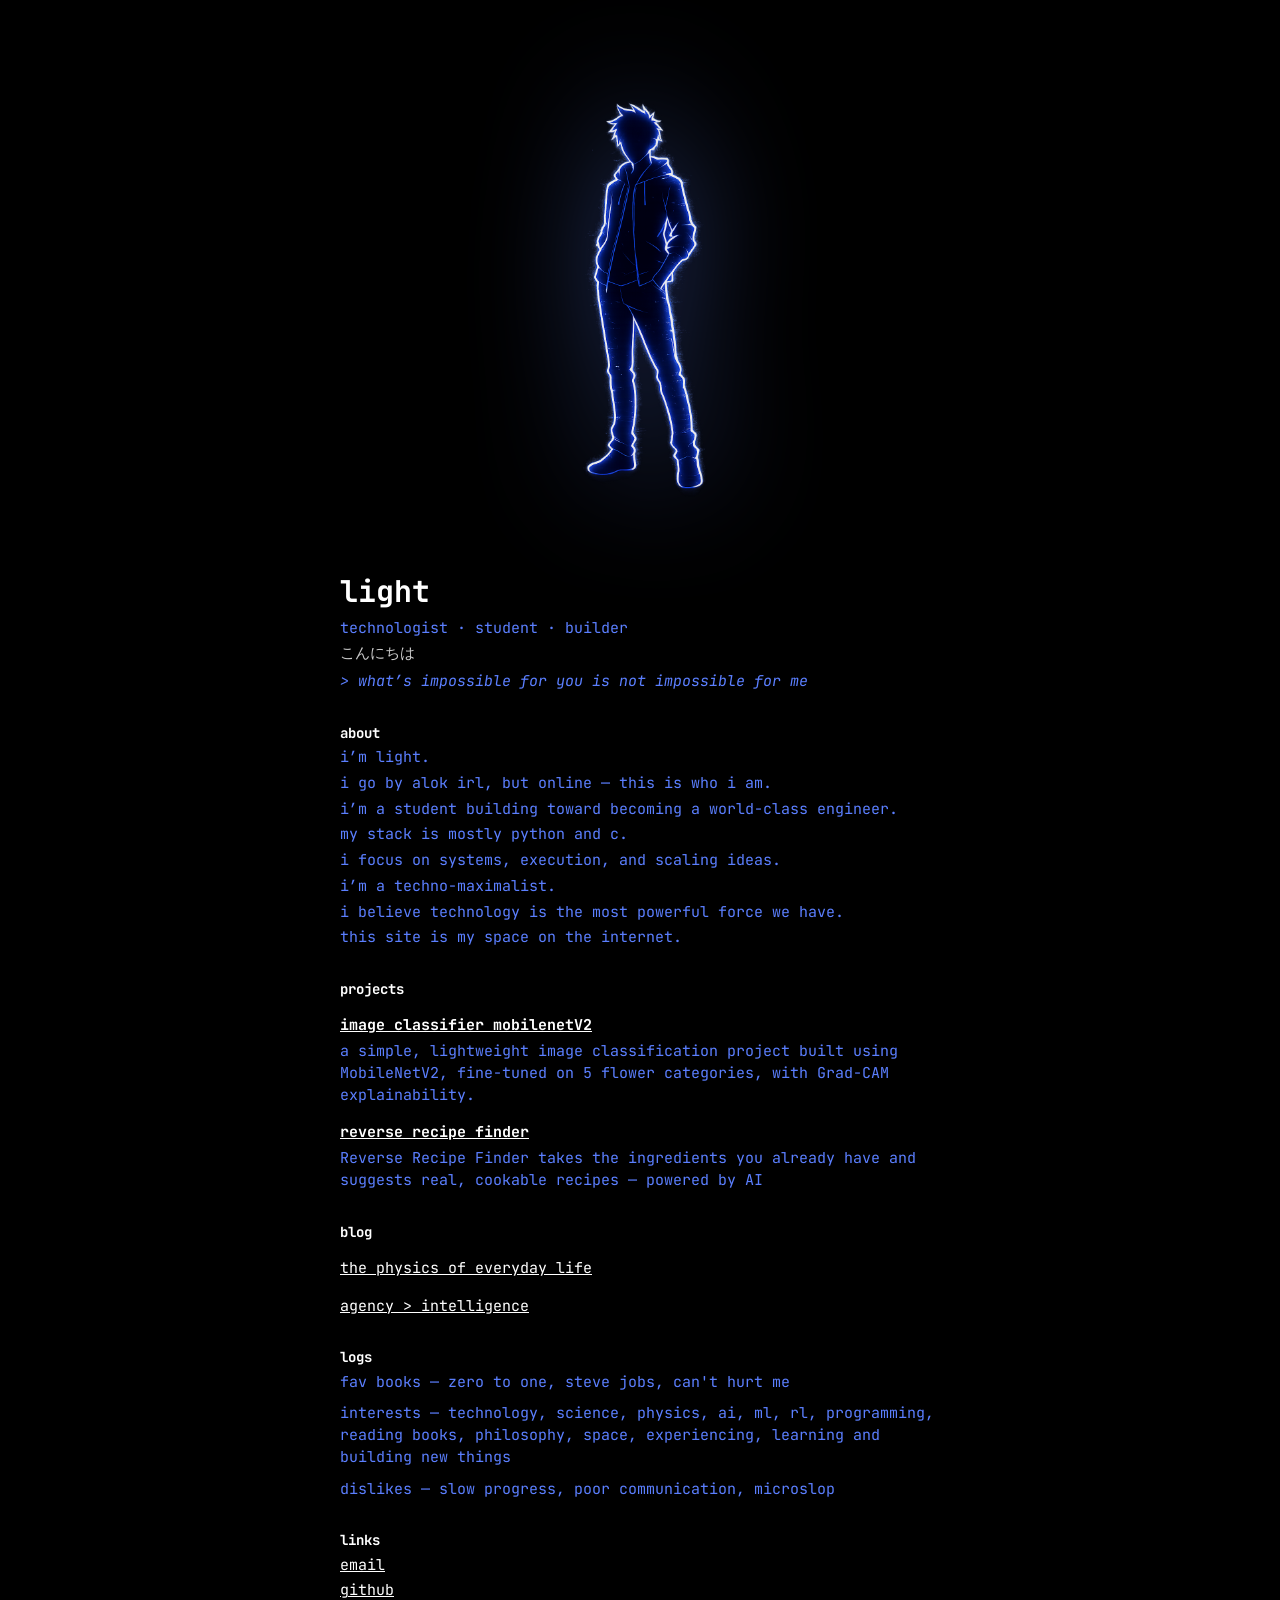
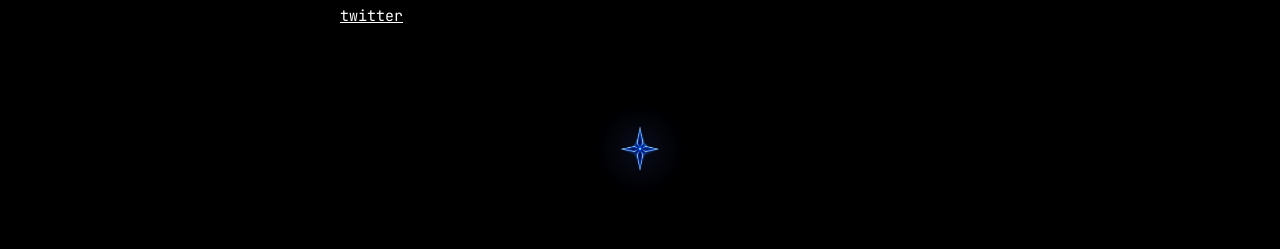
<file: index.html>
<!doctype html>
<html lang="en">
  <head>
    <meta charset="UTF-8" />
    <meta name="viewport" content="width=device-width, initial-scale=1.0" />
    <title>Light</title>

    <link
      href="https://fonts.googleapis.com/css2?family=JetBrains+Mono:wght@400;500&display=swap"
      rel="stylesheet"
    />

    <style>
      :root {
        --bg: #000;
        --blue: #5b7fff;
        --white: #ffffff;
      }

      * {
        margin: 0;
        padding: 0;
        box-sizing: border-box;
      }

      body {
        background: var(--bg);
        color: var(--blue);
        font-family: "JetBrains Mono", monospace;
        font-size: 15px;
        line-height: 1.45;
        padding: 26px 14px;
      }

      .container {
        max-width: 600px;
        margin: 0 auto;
      }

      .mascot {
        width: 340px;
        display: block;
        margin: 24px auto 10px;
        mix-blend-mode: screen;
        opacity: 0.95;
        filter: drop-shadow(0 0 60px rgba(91, 127, 255, 0.4));
      }

      h1 {
        font-size: 30px;
        color: var(--white);
        margin-bottom: 2px;
      }

      p {
        margin: 4px 0;
      }

      .tagline {
        color: var(--blue);
      }

      .jp {
        color: var(--white);
        opacity: 0.8;
      }

      .quote {
        margin-top: 6px;
        color: var(--blue);
        font-style: italic;
      }

      h2 {
        margin-top: 30px;
        font-size: 14px;
        color: var(--white);
      }

      .item {
        margin: 16px 0;
      }

      strong {
        color: var(--white);
      }

      a {
        color: var(--white);
        text-decoration: underline;
      }

      a:hover {
        color: var(--blue);
      }

      .shuriken {
        width: 70px;
        display: block;
        margin: 70px auto 20px;
        opacity: 0.85;
        filter: drop-shadow(0 0 18px rgba(91, 127, 255, 0.6))
          drop-shadow(0 0 35px rgba(91, 127, 255, 0.3));
      }

      @media (max-width: 600px) {
        .mascot {
          width: 260px;
        }
      }
    </style>
    <link rel="icon" type="image/png" href="shuriken.png" />
  </head>

  <body>
    <!-- HERO -->
    <div class="container">
      <img src="mascot.png" class="mascot" />

      <h1>light</h1>

      <p class="tagline">technologist · student · builder</p>
      <p class="jp">こんにちは</p>

      <p class="quote">
        &gt; what’s impossible for you is not impossible for me
      </p>
      <!-- ABOUT -->
      <h2>about</h2>

      <p>i’m light.</p>
      <p>i go by alok irl, but online — this is who i am.</p>
      <p>i’m a student building toward becoming a world-class engineer.</p>
      <p>my stack is mostly python and c.</p>
      <p>i focus on systems, execution, and scaling ideas.</p>
      <p>i’m a techno-maximalist.</p>
      <p>i believe technology is the most powerful force we have.</p>
      <p>this site is my space on the internet.</p>

      <!-- PROJECTS -->
      <h2>projects</h2>

      <div class="item">
        <p>
          <strong
            ><a
              href="https://thealokverse-image-classifier-mobilenetv2.hf.space/"
              >image classifier mobilenetV2</a
            ></strong
          >
        </p>
        <p>
          a simple, lightweight image classification project built using
          MobileNetV2, fine-tuned on 5 flower categories, with Grad-CAM
          explainability.
        </p>
      </div>

      <div class="item">
        <p>
          <strong
            ><a href="https://reverse-recipe-finder-gamma.vercel.app/"
              >reverse recipe finder</a
            ></strong
          >
        </p>
        <p>
          Reverse Recipe Finder takes the ingredients you already have and
          suggests real, cookable recipes — powered by AI
        </p>
      </div>

      <!-- BLOG -->
      <h2>blog</h2>

      <div class="item">
        <p>
          <a
            href="https://thealokverse.bearblog.dev/the-physics-of-everyday-life/"
          >
            the physics of everyday life
          </a>
        </p>
      </div>

      <div class="item">
        <p>
          <a href="https://thealokverse.bearblog.dev/agency-intelligence/">
            agency &gt; intelligence
          </a>
        </p>
      </div>

      <!-- LOGS -->
      <h2>logs</h2>

      <p style="margin-bottom: 10px">
        fav books — zero to one, steve jobs, can't hurt me
      </p>

      <p style="margin-bottom: 10px">
        interests — technology, science, physics, ai, ml, rl, programming,
        reading books, philosophy, space, experiencing, learning and building
        new things
      </p>

      <p>dislikes — slow progress, poor communication, microslop</p>

      <!-- LINKS -->
      <h2>links</h2>

      <p><a href="mailto:alightalok007@gmail.com">email</a></p>
      <p><a href="https://github.com/thealokverse">github</a></p>
      <p><a href="https://x.com/thealokverse">twitter</a></p>

      <img src="shuriken.png" class="shuriken" />
    </div>
  </body>
</html>
</file>
